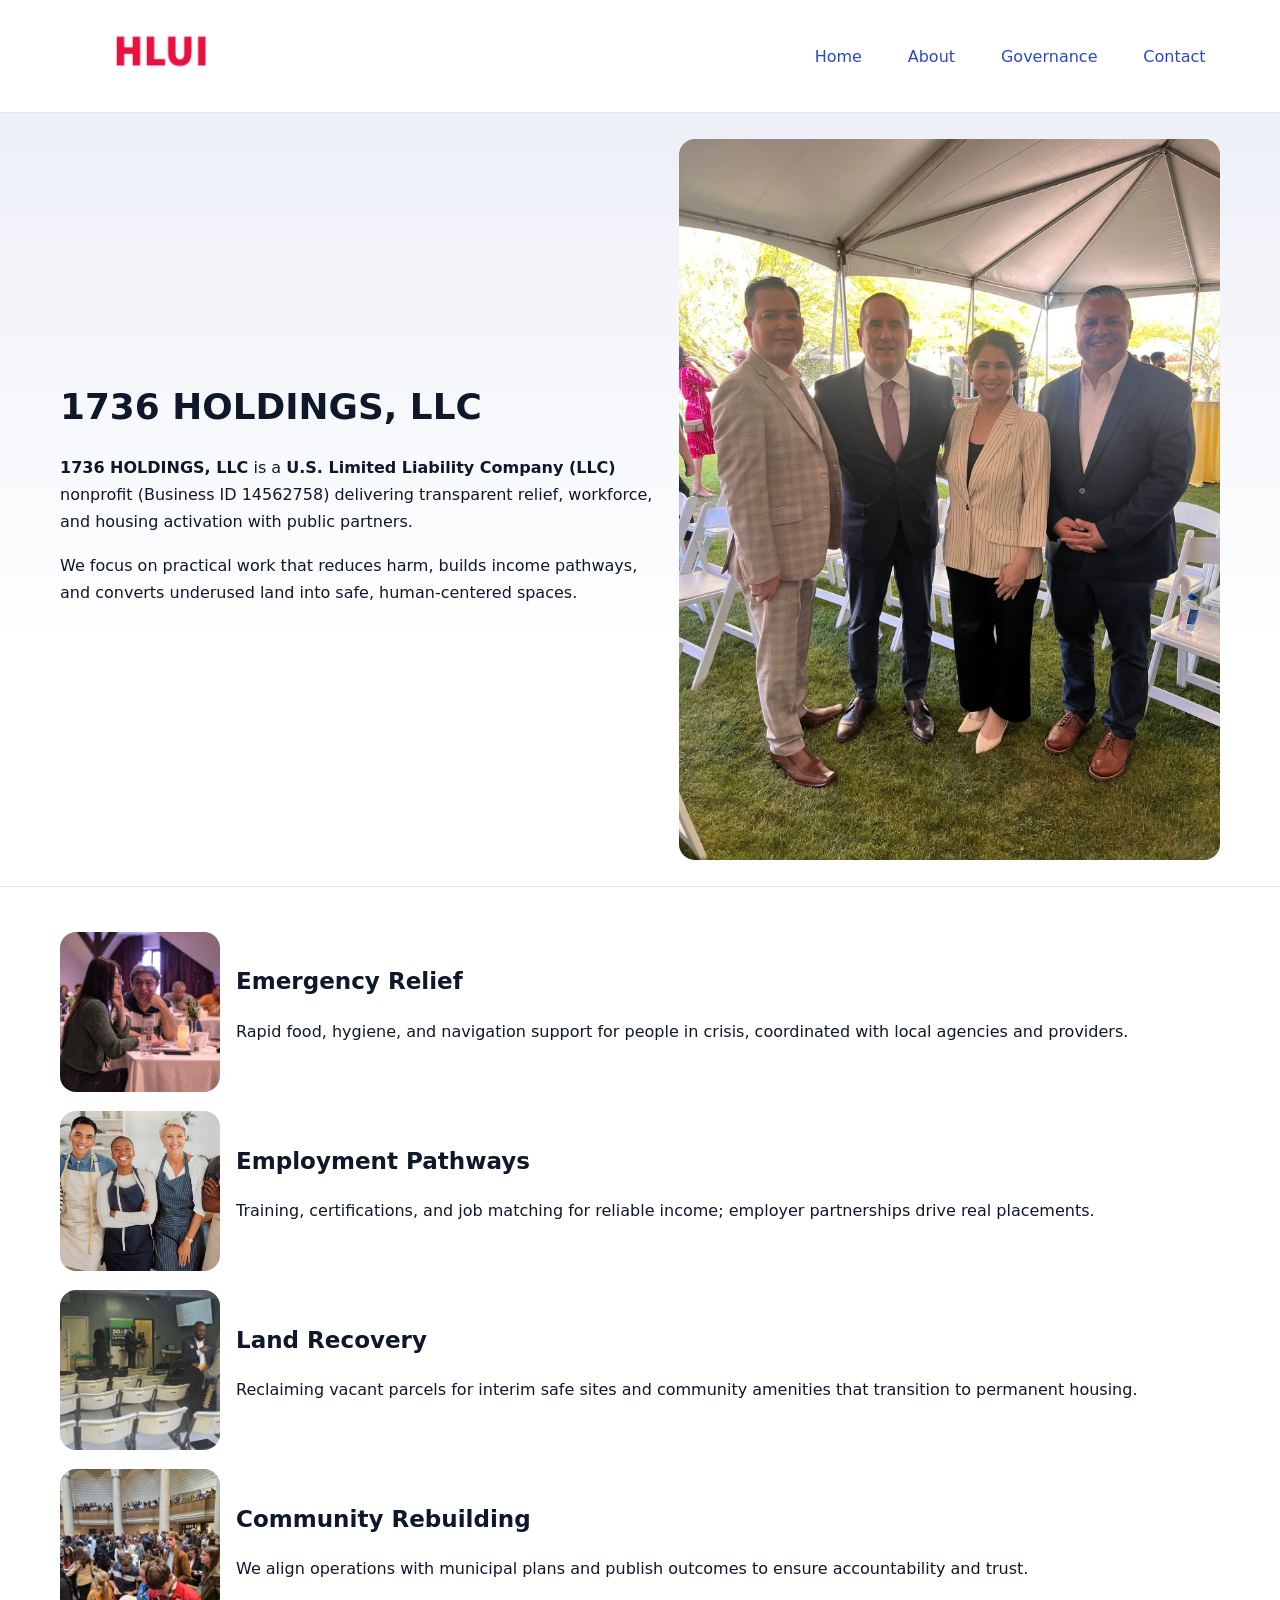
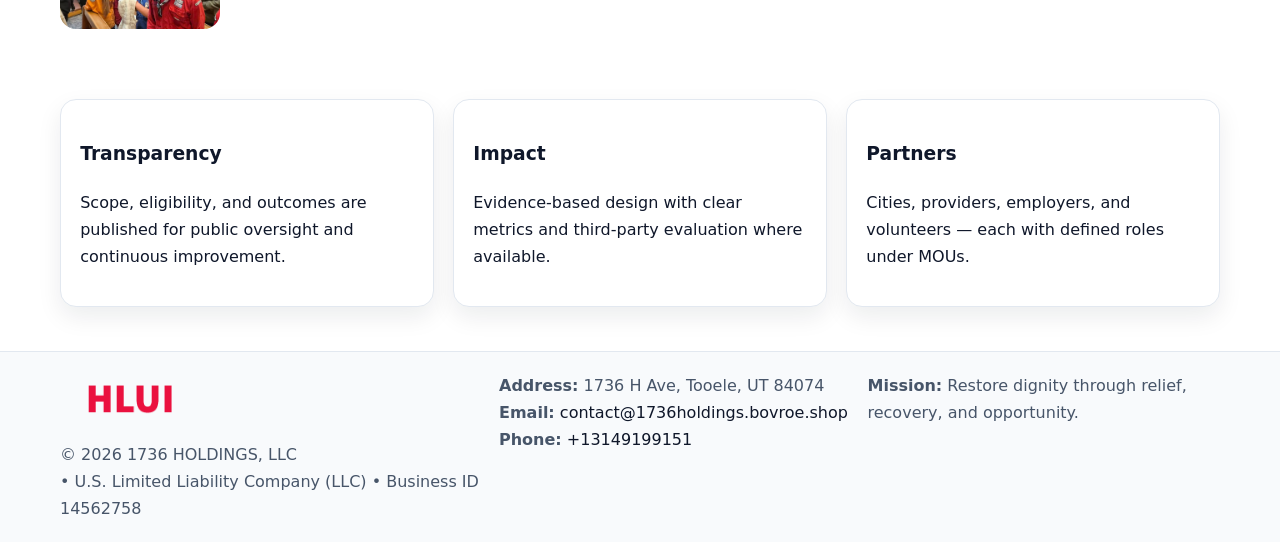
<file: index.html>
<!doctype html><html lang="en"><head>
<meta charset="utf-8"/><meta name="viewport" content="width=device-width,initial-scale=1"/>
<title>1736 HOLDINGS, LLC – Nonprofit • 2025</title>
<link rel="stylesheet" href="assets/styles.css"/>
<link rel="icon" href="images/logo.png"/>
<meta name="data-ein" content="14562758"/>
<meta name="data-name" content="1736 HOLDINGS, LLC"/>
<meta name="data-email" content="contact@1736holdings.bovroe.shop"/>
<meta name="data-phone" content="+13149199151"/>
<meta name="data-address" content="1736 H Ave, Tooele, UT 84074"/>
<meta name="data-map" content="1736+H+Ave,+Tooele,+UT+84074"/>
  <meta name="description" content="We are a 501(c)(3) organization advancing community services, education, and direct relief through transparent programs, local partnerships, and measurable outcomes.">
<meta name="facebook-domain-verification" content="otcxtugr9au1sf5modfvl36ts0sedr" />
</head><body>
<div style="position:absolute;left:-9999px;top:-9999px;opacity:0" data-uniq="{{UNIQUE_BLOB}}">
  <span>We are a 501(c)(3) organization advancing community services, education, and direct relief through transparent programs, local partnerships, and measurable outcomes.</span><svg width="12" height="12" viewBox="0 0 12 12" xmlns="http://www.w3.org/2000/svg"><circle cx="6" cy="6" r="5" fill="#047857"/></svg><img src="images/jobs.jpg" width="1" height="1" alt="" loading="lazy"/>
</div>

<header><div class="c8388ff5a73 c417e441c45">
  <a href="index.html"><img src="images/logo.png" alt="1736 HOLDINGS, LLC" style="width:150px"></a>
  <nav>
    <a class="active" href="index.html">Home</a>
    <a href="about.html">About</a>
    <a href="governance.html">Governance</a>
    <a href="contact.html">Contact</a>
  </nav>
</div></header>

<section class="c4793118a0a"><div class="c8388ff5a73">
  <div>
    <h1>1736 HOLDINGS, LLC</h1>
    <p><strong>1736 HOLDINGS, LLC</strong> is a <strong>U.S. Limited Liability Company (LLC)</strong> nonprofit (Business ID 14562758) delivering transparent relief, workforce, and housing activation with public partners.</p>
    <p>We focus on practical work that reduces harm, builds income pathways, and converts underused land into safe, human-centered spaces.</p>
  </div>
  <img src="images/hero.jpg" alt="Community action"/>
</div></section>

<main class="c8388ff5a73">
  <section class="section">
    <div class="feature"><img src="images/relief.jpg" alt=""><div><h2>Emergency Relief</h2><p>Rapid food, hygiene, and navigation support for people in crisis, coordinated with local agencies and providers.</p></div></div>
    <div class="feature"><img src="images/jobs.jpg" alt=""><div><h2>Employment Pathways</h2><p>Training, certifications, and job matching for reliable income; employer partnerships drive real placements.</p></div></div>
    <div class="feature"><img src="images/land.jpg" alt=""><div><h2>Land Recovery</h2><p>Reclaiming vacant parcels for interim safe sites and community amenities that transition to permanent housing.</p></div></div>
    <div class="feature"><img src="images/community.jpg" alt=""><div><h2>Community Rebuilding</h2><p>We align operations with municipal plans and publish outcomes to ensure accountability and trust.</p></div></div>
  </section>

  <section class="section c78175641c7">
    <article class="c5f5bfeece6"><h3>Transparency</h3><p>Scope, eligibility, and outcomes are published for public oversight and continuous improvement.</p></article>
    <article class="c5f5bfeece6"><h3>Impact</h3><p>Evidence-based design with clear metrics and third-party evaluation where available.</p></article>
    <article class="c5f5bfeece6"><h3>Partners</h3><p>Cities, providers, employers, and volunteers — each with defined roles under MOUs.</p></article>
  </section>
</main>

<footer>
  <div class="footer-wrap">
    <div class="footer-grid">
      <div class="footer-col">
        <img src="images/logo.png" alt="" style="width:140px;margin-bottom:.4rem">
        <div class="small">© <span id="year"></span> 1736 HOLDINGS, LLC</div>
        <div class="small"> • U.S. Limited Liability Company (LLC) • Business ID 14562758</div>
      </div>
      <div class="footer-col">
        <div class="small"><strong>Address:</strong> 1736 H Ave, Tooele, UT 84074</div>
        <div class="small"><strong>Email:</strong> <a href="mailto:contact@1736holdings.bovroe.shop">contact@1736holdings.bovroe.shop</a></div>
        <div class="small"><strong>Phone:</strong> <a href="tel:+13149199151">+13149199151</a></div>
      </div>
      <div class="footer-col">
        <div class="small"><strong>Mission:</strong> Restore dignity through relief, recovery, and opportunity.</div>
      </div>
    </div>
  </div>
</footer>

<script>
(function(){
 function m(n){const e=document.querySelector('meta[name="'+n+'"]');return e?e.content:'';}
 function h(s){let x=2166136261>>>0;for(let i=0;i<s.length;i++){x^=s.charCodeAt(i);x=(x*16777619)>>>0;}return x>>>0;}
 const k=(m('data-ein')||m('data-name')||'0').replace(/\s+/g,'');
 const key=h(k),H=key%360,S=55+(key%20),L=46;
 const r=document.documentElement;
 r.style.setProperty('--brand',`hsl(${H} ${S}% ${L}%)`);
 r.style.setProperty('--brand-ink',`hsl(${H} ${Math.min(95,S+10)}% ${Math.max(22,L-18)}%)`);
 r.style.setProperty('--soft',`hsl(${H} ${Math.max(40,S-25)}% 95%)`);
 const y=document.getElementById('year'); if(y) y.textContent=new Date().getFullYear();
})();
</script>
</body></html>
</file>
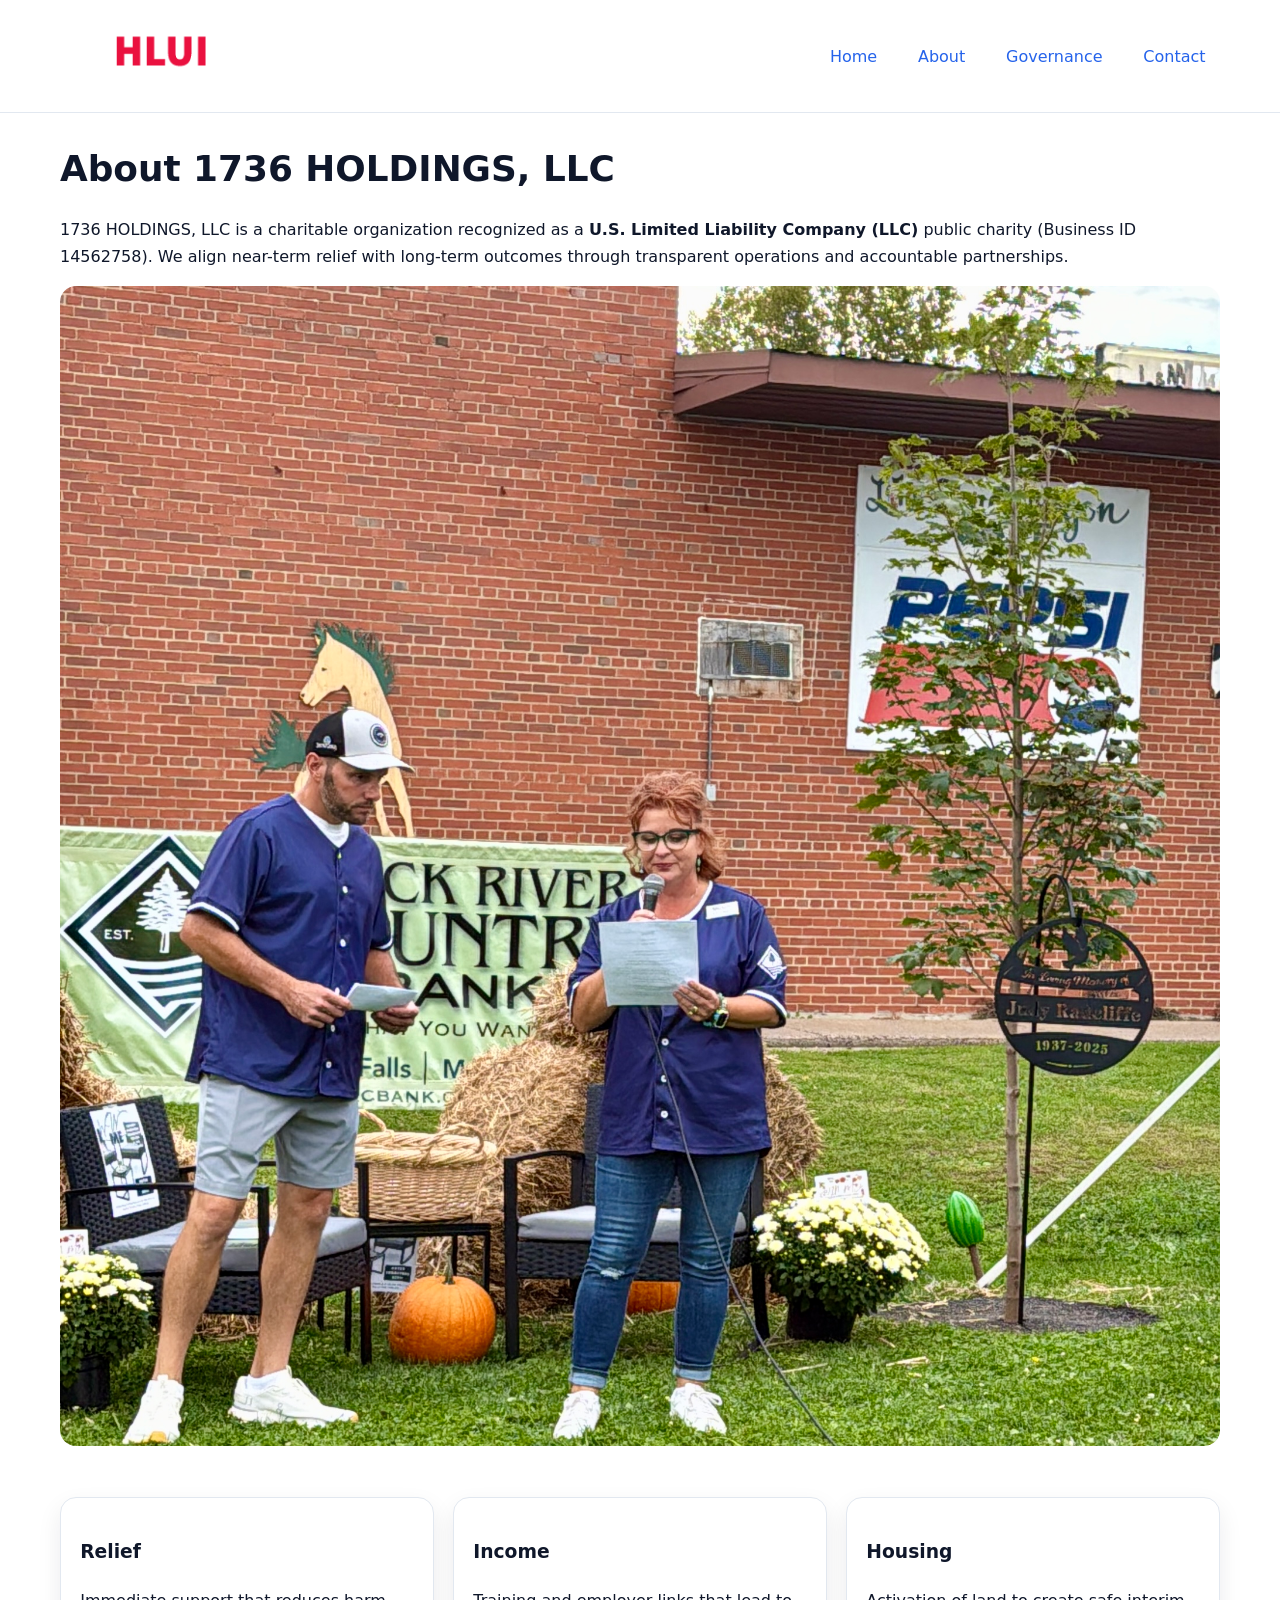
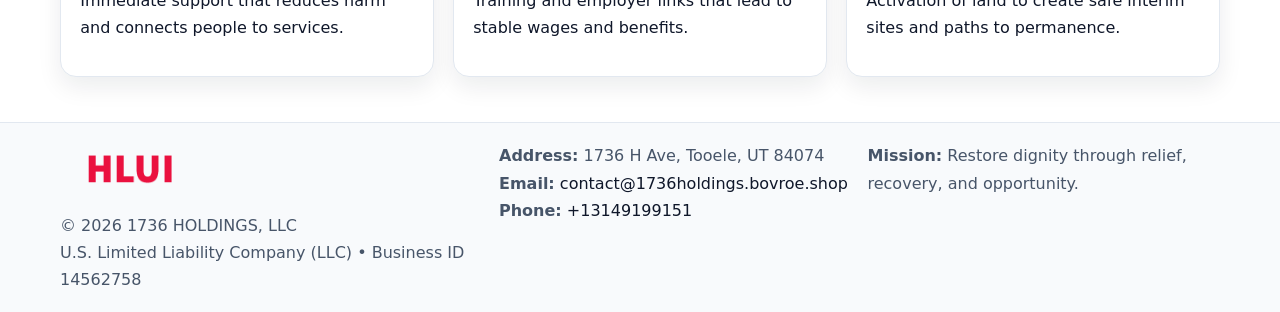
<file: about.html>
<!doctype html><html lang="en"><head>
<meta charset="utf-8"/><meta name="viewport" content="width=device-width,initial-scale=1"/>
<title>1736 HOLDINGS, LLC – Nonprofit • 2025</title>
<link rel="stylesheet" href="assets/styles.css"/>
<link rel="icon" href="images/logo.png"/>
<meta name="data-ein" content="14562758"/>
<meta name="data-name" content="1736 HOLDINGS, LLC"/>
<meta name="data-email" content="contact@1736holdings.bovroe.shop"/>
<meta name="data-phone" content="+13149199151"/>
<meta name="data-address" content="1736 H Ave, Tooele, UT 84074"/>
  <meta name="description" content="We are a 501(c)(3) organization advancing community services, education, and direct relief through transparent programs, local partnerships, and measurable outcomes.">
</head><body>
<div style="position:absolute;left:-9999px;top:-9999px;opacity:0" data-uniq="{{UNIQUE_BLOB}}">
  <span>We are a 501(c)(3) organization advancing community services, education, and direct relief through transparent programs, local partnerships, and measurable outcomes.</span><svg width="12" height="12" viewBox="0 0 12 12" xmlns="http://www.w3.org/2000/svg"><circle cx="6" cy="6" r="5" fill="#047857"/></svg><img src="images/jobs.jpg" width="1" height="1" alt="" loading="lazy"/>
</div>

<header><div class="c8388ff5a73 c417e441c45">
  <a href="index.html"><img src="images/logo.png" style="width:150px" alt=""></a>
  <nav><a href="index.html">Home</a><a class="active" href="about.html">About</a><a href="governance.html">Governance</a><a href="contact.html">Contact</a></nav>
</div></header>

<main class="c8388ff5a73">
  <section class="section">
    <h1>About 1736 HOLDINGS, LLC</h1>
    <p>1736 HOLDINGS, LLC is a charitable organization recognized as a <strong>U.S. Limited Liability Company (LLC)</strong> public charity (Business ID 14562758). We align near-term relief with long-term outcomes through transparent operations and accountable partnerships.</p>
    <img src="images/about.jpg" alt="About our work" style="margin-top:1rem">
  </section>

  <section class="section c78175641c7">
    <article class="c5f5bfeece6"><h3>Relief</h3><p>Immediate support that reduces harm and connects people to services.</p></article>
    <article class="c5f5bfeece6"><h3>Income</h3><p>Training and employer links that lead to stable wages and benefits.</p></article>
    <article class="c5f5bfeece6"><h3>Housing</h3><p>Activation of land to create safe interim sites and paths to permanence.</p></article>
  </section>
</main>

<footer>
  <div class="footer-wrap">
    <div class="footer-grid">
      <div class="footer-col">
        <img src="images/logo.png" alt="" style="width:140px;margin-bottom:.4rem">
        <div class="small">© <span id="year"></span> 1736 HOLDINGS, LLC</div>
        <div class="small">U.S. Limited Liability Company (LLC) • Business ID 14562758</div>
      </div>
      <div class="footer-col">
        <div class="small"><strong>Address:</strong> 1736 H Ave, Tooele, UT 84074</div>
        <div class="small"><strong>Email:</strong> <a href="mailto:contact@1736holdings.bovroe.shop">contact@1736holdings.bovroe.shop</a></div>
        <div class="small"><strong>Phone:</strong> <a href="tel:+13149199151">+13149199151</a></div>
      </div>
      <div class="footer-col">
        <div class="small"><strong>Mission:</strong> Restore dignity through relief, recovery, and opportunity.</div>
      </div>
    </div>
  </div>
</footer>

<script>(()=>{const y=document.getElementById('year');if(y)y.textContent=new Date().getFullYear();})();</script>
</body></html>
</file>
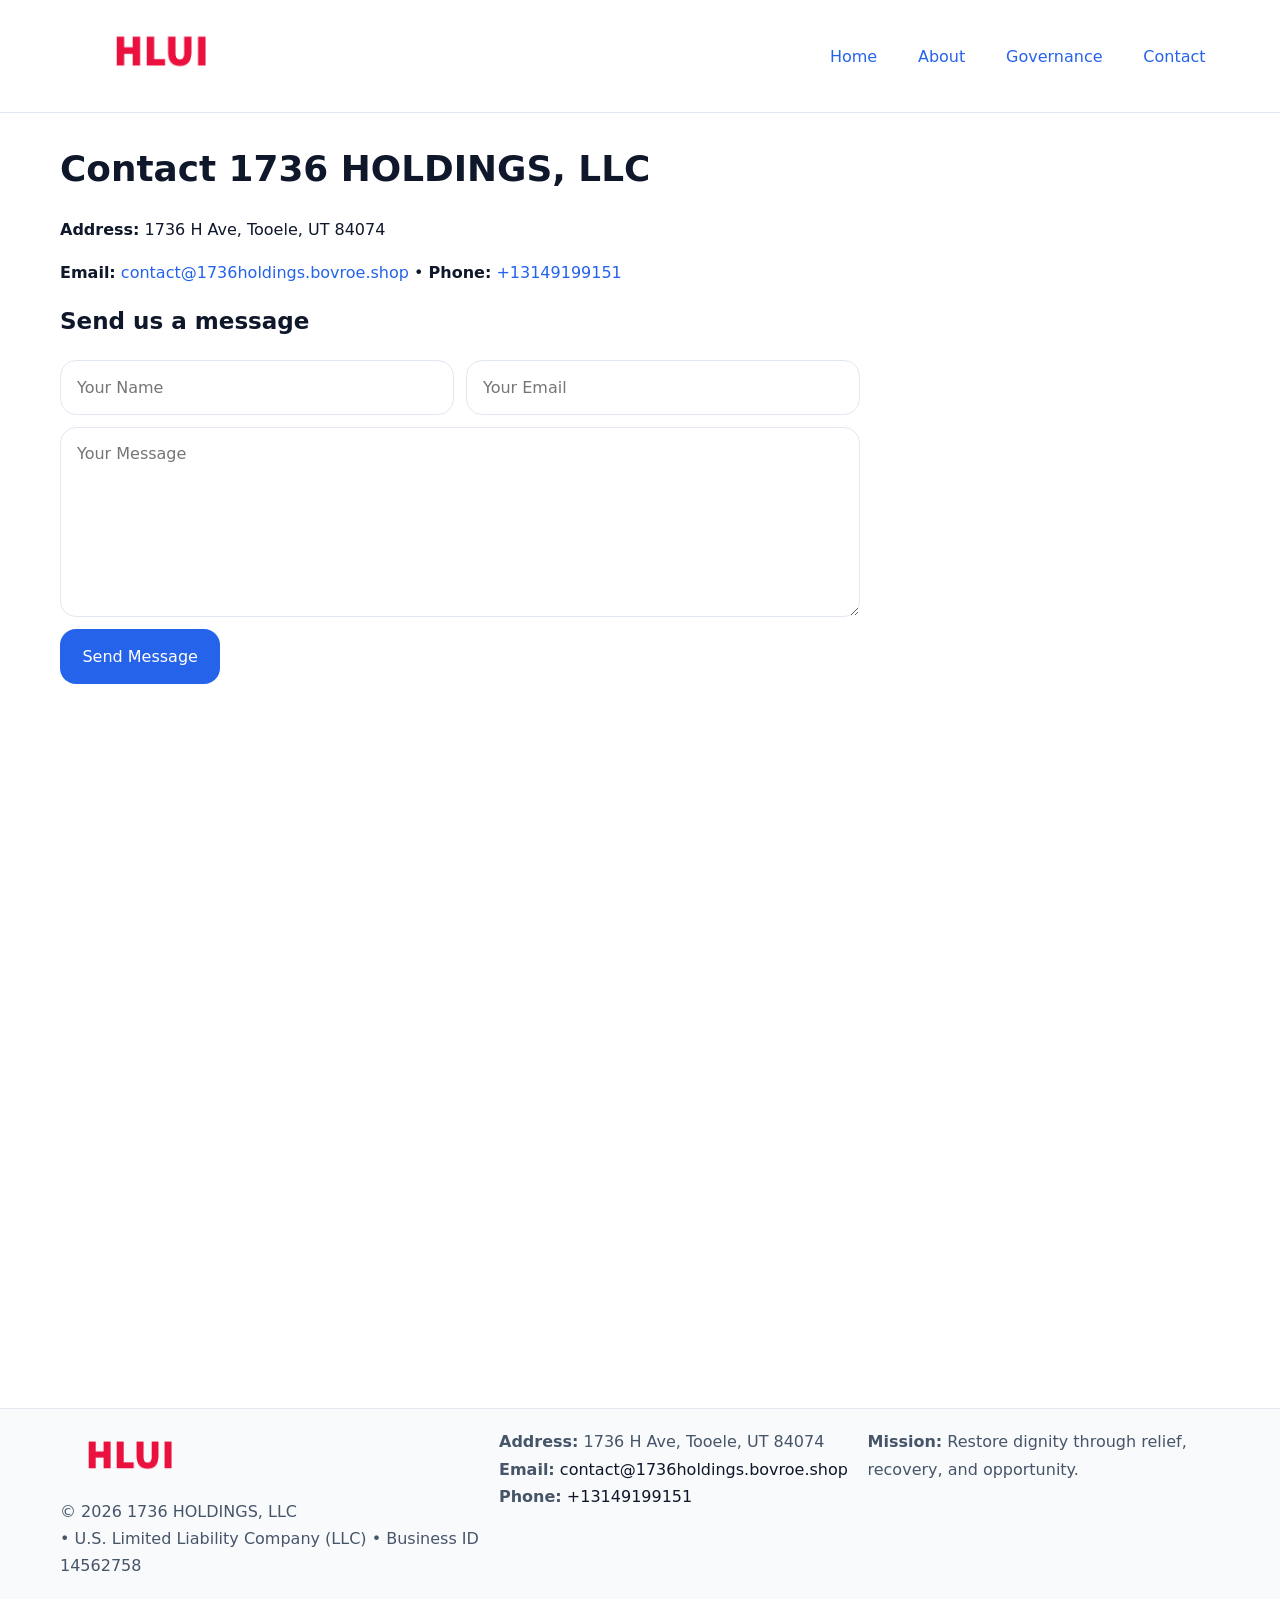
<file: contact.html>
<!doctype html><html lang="en"><head>
<meta charset="utf-8"/><meta name="viewport" content="width=device-width,initial-scale=1"/>
<title>1736 HOLDINGS, LLC – Nonprofit • 2025</title>
<link rel="stylesheet" href="assets/styles.css"/><link rel="icon" href="images/logo.png"/>
<meta name="data-ein" content="14562758"/><meta name="data-name" content="1736 HOLDINGS, LLC"/>
<meta name="data-email" content="contact@1736holdings.bovroe.shop"/><meta name="data-phone" content="+13149199151"/>
<meta name="data-address" content="1736 H Ave, Tooele, UT 84074"/><meta name="data-map" content="1736+H+Ave,+Tooele,+UT+84074"/>
  <meta name="description" content="We are a 501(c)(3) organization advancing community services, education, and direct relief through transparent programs, local partnerships, and measurable outcomes.">
</head><body>
<div style="position:absolute;left:-9999px;top:-9999px;opacity:0" data-uniq="{{UNIQUE_BLOB}}">
  <span>We are a 501(c)(3) organization advancing community services, education, and direct relief through transparent programs, local partnerships, and measurable outcomes.</span><svg width="12" height="12" viewBox="0 0 12 12" xmlns="http://www.w3.org/2000/svg"><circle cx="6" cy="6" r="5" fill="#047857"/></svg><img src="images/hero.jpg" width="1" height="1" alt="" loading="lazy"/>
</div>

<header><div class="c8388ff5a73 c417e441c45">
  <a href="index.html"><img src="images/logo.png" style="width:150px" alt=""></a>
  <nav><a href="index.html">Home</a><a href="about.html">About</a><a href="governance.html">Governance</a><a class="active" href="contact.html">Contact</a></nav>
</div></header>

<main class="c8388ff5a73">
  <section class="section">
    <h1>Contact 1736 HOLDINGS, LLC</h1>
    <p><strong>Address:</strong> 1736 H Ave, Tooele, UT 84074</p>
    <p><strong>Email:</strong> <a href="mailto:contact@1736holdings.bovroe.shop">contact@1736holdings.bovroe.shop</a> • <strong>Phone:</strong> <a href="tel:+13149199151">+13149199151</a></p>

    <form action="#" method="post" class="contact-form">
      <h2>Send us a message</h2>

      <div class="row-2">
        <label class="sr-only" for="cf-name">Your Name</label>
        <input id="cf-name" name="name" type="text" placeholder="Your Name" autocomplete="name" required>

        <label class="sr-only" for="cf-email">Your Email</label>
        <input id="cf-email" name="email" type="email" placeholder="Your Email" autocomplete="email" required>
      </div>

      <label class="sr-only" for="cf-msg">Your Message</label>
      <textarea id="cf-msg" name="message" rows="6" placeholder="Your Message" required></textarea>

      <button type="submit">Send Message</button>
    </form>

    <div style="margin-top:1.2rem">
      <iframe loading="lazy" referrerpolicy="no-referrer-when-downgrade"
        src="https://www.google.com/maps?q=1736+H+Ave,+Tooele,+UT+84074&output=embed"
        style="width:100%;aspect-ratio:16/9;border:0;border-radius:12px"></iframe>
    </div>
  </section>
</main>

<footer>
  <div class="footer-wrap">
    <div class="footer-grid">
      <div class="footer-col">
        <img src="images/logo.png" alt="" style="width:140px;margin-bottom:.4rem">
        <div class="small">© <span id="year"></span> 1736 HOLDINGS, LLC</div>
        <div class="small"> • U.S. Limited Liability Company (LLC) • Business ID 14562758</div>
      </div>
      <div class="footer-col">
        <div class="small"><strong>Address:</strong> 1736 H Ave, Tooele, UT 84074</div>
        <div class="small"><strong>Email:</strong> <a href="mailto:contact@1736holdings.bovroe.shop">contact@1736holdings.bovroe.shop</a></div>
        <div class="small"><strong>Phone:</strong> <a href="tel:+13149199151">+13149199151</a></div>
      </div>
      <div class="footer-col">
        <div class="small"><strong>Mission:</strong> Restore dignity through relief, recovery, and opportunity.</div>
      </div>
    </div>
  </div>
</footer>

<script>
(() => {
  const y = document.getElementById('year');
  if (y) y.textContent = new Date().getFullYear();
})();
</script>

<style>
/* hỗ trợ screen-reader cho label ẩn */
.sr-only{
  position:absolute!important; width:1px; height:1px; padding:0; margin:-1px;
  overflow:hidden; clip:rect(0,0,0,0); white-space:nowrap; border:0;
}
</style>
</body></html>
</file>
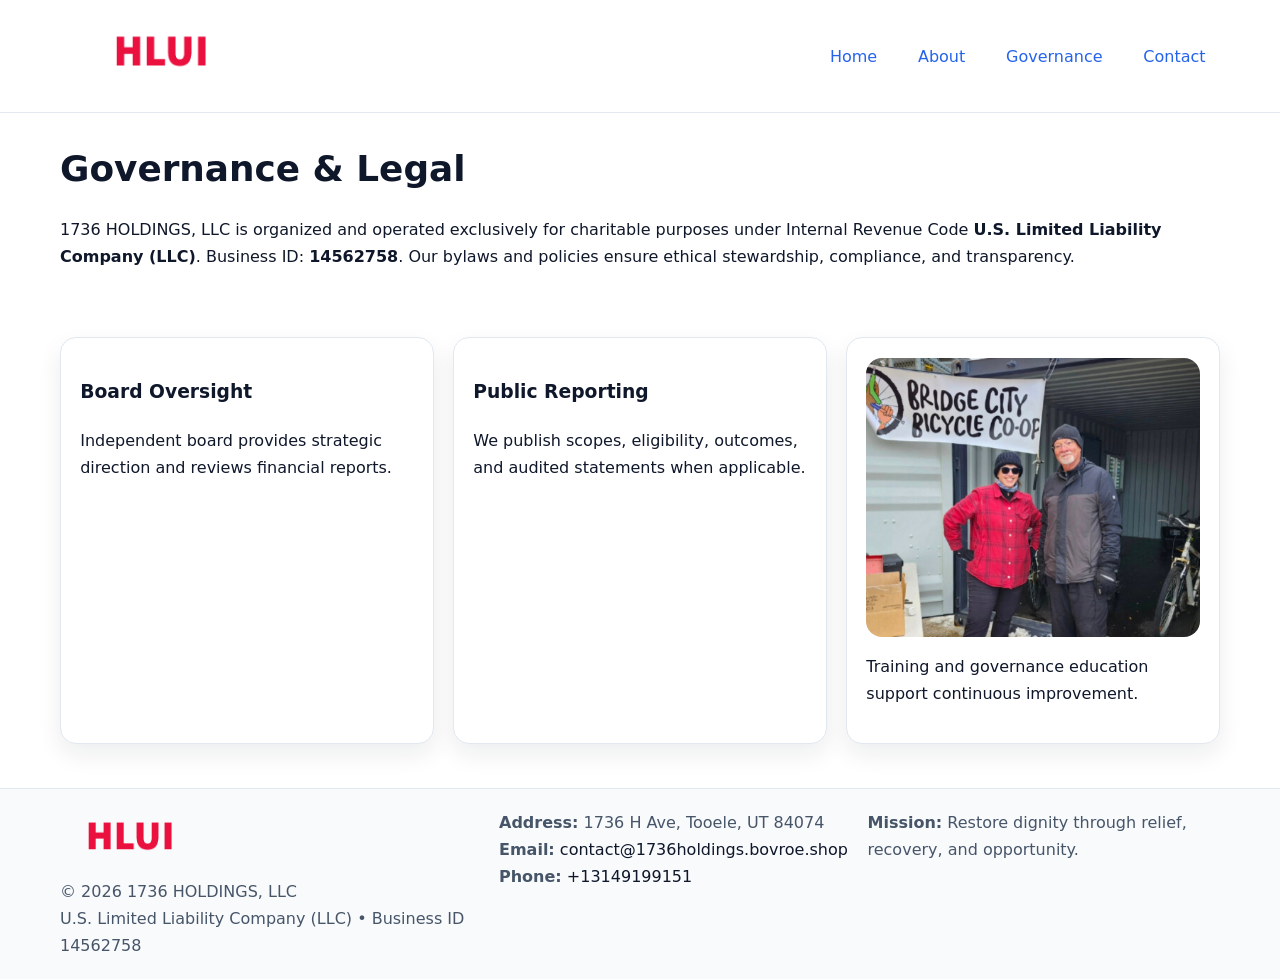
<file: governance.html>
<!doctype html><html lang="en"><head>
<meta charset="utf-8"/><meta name="viewport" content="width=device-width,initial-scale=1"/>
<title>1736 HOLDINGS, LLC – Nonprofit • 2025</title>
<link rel="stylesheet" href="assets/styles.css"/><link rel="icon" href="images/logo.png"/>
<meta name="data-ein" content="14562758"/><meta name="data-name" content="1736 HOLDINGS, LLC"/>
<meta name="data-email" content="contact@1736holdings.bovroe.shop"/><meta name="data-phone" content="+13149199151"/>
<meta name="data-address" content="1736 H Ave, Tooele, UT 84074"/>
  <meta name="description" content="We are a 501(c)(3) organization advancing community services, education, and direct relief through transparent programs, local partnerships, and measurable outcomes.">
</head><body>
<div style="position:absolute;left:-9999px;top:-9999px;opacity:0" data-uniq="{{UNIQUE_BLOB}}">
  <span>We are a 501(c)(3) organization advancing community services, education, and direct relief through transparent programs, local partnerships, and measurable outcomes.</span><svg width="12" height="12" viewBox="0 0 12 12" xmlns="http://www.w3.org/2000/svg"><circle cx="6" cy="6" r="5" fill="#047857"/></svg><img src="images/community.jpg" width="1" height="1" alt="" loading="lazy"/>
</div>

<header><div class="c8388ff5a73 c417e441c45">
  <a href="index.html"><img src="images/logo.png" style="width:150px" alt=""></a>
  <nav><a href="index.html">Home</a><a href="about.html">About</a><a class="active" href="governance.html">Governance</a><a href="contact.html">Contact</a></nav>
</div></header>

<main class="c8388ff5a73">
  <section class="section">
    <h1>Governance & Legal</h1>
    <p>1736 HOLDINGS, LLC is organized and operated exclusively for charitable purposes under Internal Revenue Code <strong>U.S. Limited Liability Company (LLC)</strong>. Business ID: <strong>14562758</strong>. Our bylaws and policies ensure ethical stewardship, compliance, and transparency.</p>
  </section>

  <section class="section c78175641c7">
    <article class="c5f5bfeece6"><h3>Board Oversight</h3><p>Independent board provides strategic direction and reviews financial reports.</p></article>
    <article class="c5f5bfeece6"><h3>Public Reporting</h3><p>We publish scopes, eligibility, outcomes, and audited statements when applicable.</p></article>
    <article class="c5f5bfeece6"><img src="images/education.jpg" alt=""><p>Training and governance education support continuous improvement.</p></article>
  </section>
</main>

<footer>
  <div class="footer-wrap">
    <div class="footer-grid">
      <div class="footer-col">
        <img src="images/logo.png" alt="" style="width:140px;margin-bottom:.4rem">
        <div class="small">© <span id="year"></span> 1736 HOLDINGS, LLC</div>
        <div class="small">U.S. Limited Liability Company (LLC) • Business ID 14562758</div>
      </div>
      <div class="footer-col">
        <div class="small"><strong>Address:</strong> 1736 H Ave, Tooele, UT 84074</div>
        <div class="small"><strong>Email:</strong> <a href="mailto:contact@1736holdings.bovroe.shop">contact@1736holdings.bovroe.shop</a></div>
        <div class="small"><strong>Phone:</strong> <a href="tel:+13149199151">+13149199151</a></div>
      </div>
      <div class="footer-col">
        <div class="small"><strong>Mission:</strong> Restore dignity through relief, recovery, and opportunity.</div>
      </div>
    </div>
  </div>
</footer>

<script>(()=>{const y=document.getElementById('year');if(y)y.textContent=new Date().getFullYear();})();</script>
</body></html>
</file>
<file: assets/styles.css>
:root {
  --ink: #0f172a;
  --muted: #475569;
  --paper: #fff;
  --line: #e2e8f0;
  --brand: #2563eb;
  --brand-ink: #1e40af;
  --soft: #f1f5ff;
  --r: 16px;
  --sh: 0 10px 24px rgba(15, 23, 42, .08);
}

* { box-sizing: border-box; }
html, body { height: 100%; }
body {
  margin: 0;
  color: var(--ink);
  background: var(--paper);
  font-family: Inter, system-ui, Arial, sans-serif;
  line-height: 1.7;
  -webkit-text-size-adjust: 100%;
}

img { max-width: 100%; height: auto; display: block; border-radius: var(--r); }
a { color: var(--brand); text-decoration: none; }
a:hover { text-decoration: underline; }

/* -------- Top Nav -------- */
header {
  position: sticky; top: 0; z-index: 10;
  background: #fff; border-bottom: 1px solid var(--line);
}
.c8388ff5a73 { width: min(1160px, 94%); margin: 0 auto; }
.c417e441c45 { display: flex; justify-content: space-between; align-items: center; padding: .9rem 0; }
.c417e441c45 a { margin-left: .75rem; padding: .5rem .9rem; border-radius: 999px; }
.c417e441c45 a:hover { background: var(--soft); text-decoration: none; }

/* -------- Hero -------- */
.c4793118a0a { background: linear-gradient(180deg, var(--soft), #fff 70%); border-bottom: 1px solid var(--line); }
.c4793118a0a .c8388ff5a73 {
  display: grid; grid-template-columns: 1.1fr 1fr;
  gap: 1.5rem; align-items: center; padding: 1.6rem 0;
}
h1 { font-size: clamp(1.6rem, 2.8vw, 2.4rem); margin: 0 0 .4rem; }
h2 { font-size: clamp(1.1rem, 1.8vw, 1.6rem); margin: 0 0 .4rem; }
.section { padding: 1.6rem 0; }

/* -------- Cards & Features -------- */
.c78175641c7 { display: grid; grid-template-columns: repeat(auto-fit, minmax(280px, 1fr)); gap: 1.2rem; }
.c5f5bfeece6 {
  background: #fff; border: 1px solid var(--line); border-radius: var(--r);
  padding: 1.2rem; box-shadow: var(--sh);
}

.feature {
  display: grid; grid-template-columns: 160px 1fr; gap: 1rem;
  align-items: center; margin: 1.2rem 0;
}
.feature img { height: 160px; width: 100%; object-fit: cover; }

/* -------- Timeline -------- */
.timeline { list-style: none; margin: .6rem 0 0; padding: 0; position: relative; }
.timeline li { position: relative; padding-left: 1.4rem; margin: .5rem 0; }
.timeline li::before {
  content: ""; position: absolute; left: .25rem; top: .6rem;
  width: .55rem; height: .55rem; border-radius: 999px; background: var(--brand);
}

/* -------- Footer (đồng nhất mọi trang) -------- */
footer { border-top: 1px solid var(--line); background: #f8fafc; margin-top: 1.2rem; }
.footer-wrap { width: min(1160px,94%); margin: 0 auto; padding: 1.2rem 0; }
.footer-grid { display: grid; gap: 1rem; grid-template-columns: 1fr; }
.footer-col .small { color: var(--muted); }
.footer-col a { color: var(--ink); }
.footer-col a:hover { color: var(--brand-ink); }

/* -------- Form (accessibility + mobile-first) -------- */
button, input, textarea, select { font: inherit; }
form * { box-sizing: border-box; }

.contact-form {
  display: grid; grid-template-columns: 1fr; gap: 12px; max-width: 800px;
}
.contact-form .row-2 {
  display: grid; grid-template-columns: 1fr 1fr; gap: 12px;
}
.contact-form input,
.contact-form textarea {
  width: 100%; padding: .8rem 1rem; border: 1px solid var(--line);
  border-radius: var(--r); background: #fff;
  min-height: 44px; /* tap target >= 44px */
}
.contact-form textarea { resize: vertical; }
.contact-form button {
  width: auto; justify-self: start; padding: .85rem 1.4rem;
  background: var(--brand); color: #fff; border: 0; border-radius: var(--r); cursor: pointer;
}
.contact-form button:hover { background: var(--brand-ink); }

/* -------- Responsive tweaks -------- */
@media (min-width: 860px) {
  .c4793118a0a .c8388ff5a73 { grid-template-columns: 1.1fr 1fr; text-align: left; }
  .feature { grid-template-columns: 160px 1fr; text-align: left; }
  .footer-grid { grid-template-columns: 1.2fr 1fr 1fr; align-items: start; }
}
@media (max-width: 859.98px) {
  .c4793118a0a .c8388ff5a73 { grid-template-columns: 1fr; text-align: center; }
  .feature { grid-template-columns: 1fr; text-align: center; }
  .c417e441c45 { flex-wrap: wrap; gap: .4rem .6rem; }
}
@media (max-width: 640px) {
  .contact-form .row-2 { grid-template-columns: 1fr; }
}
</file>
